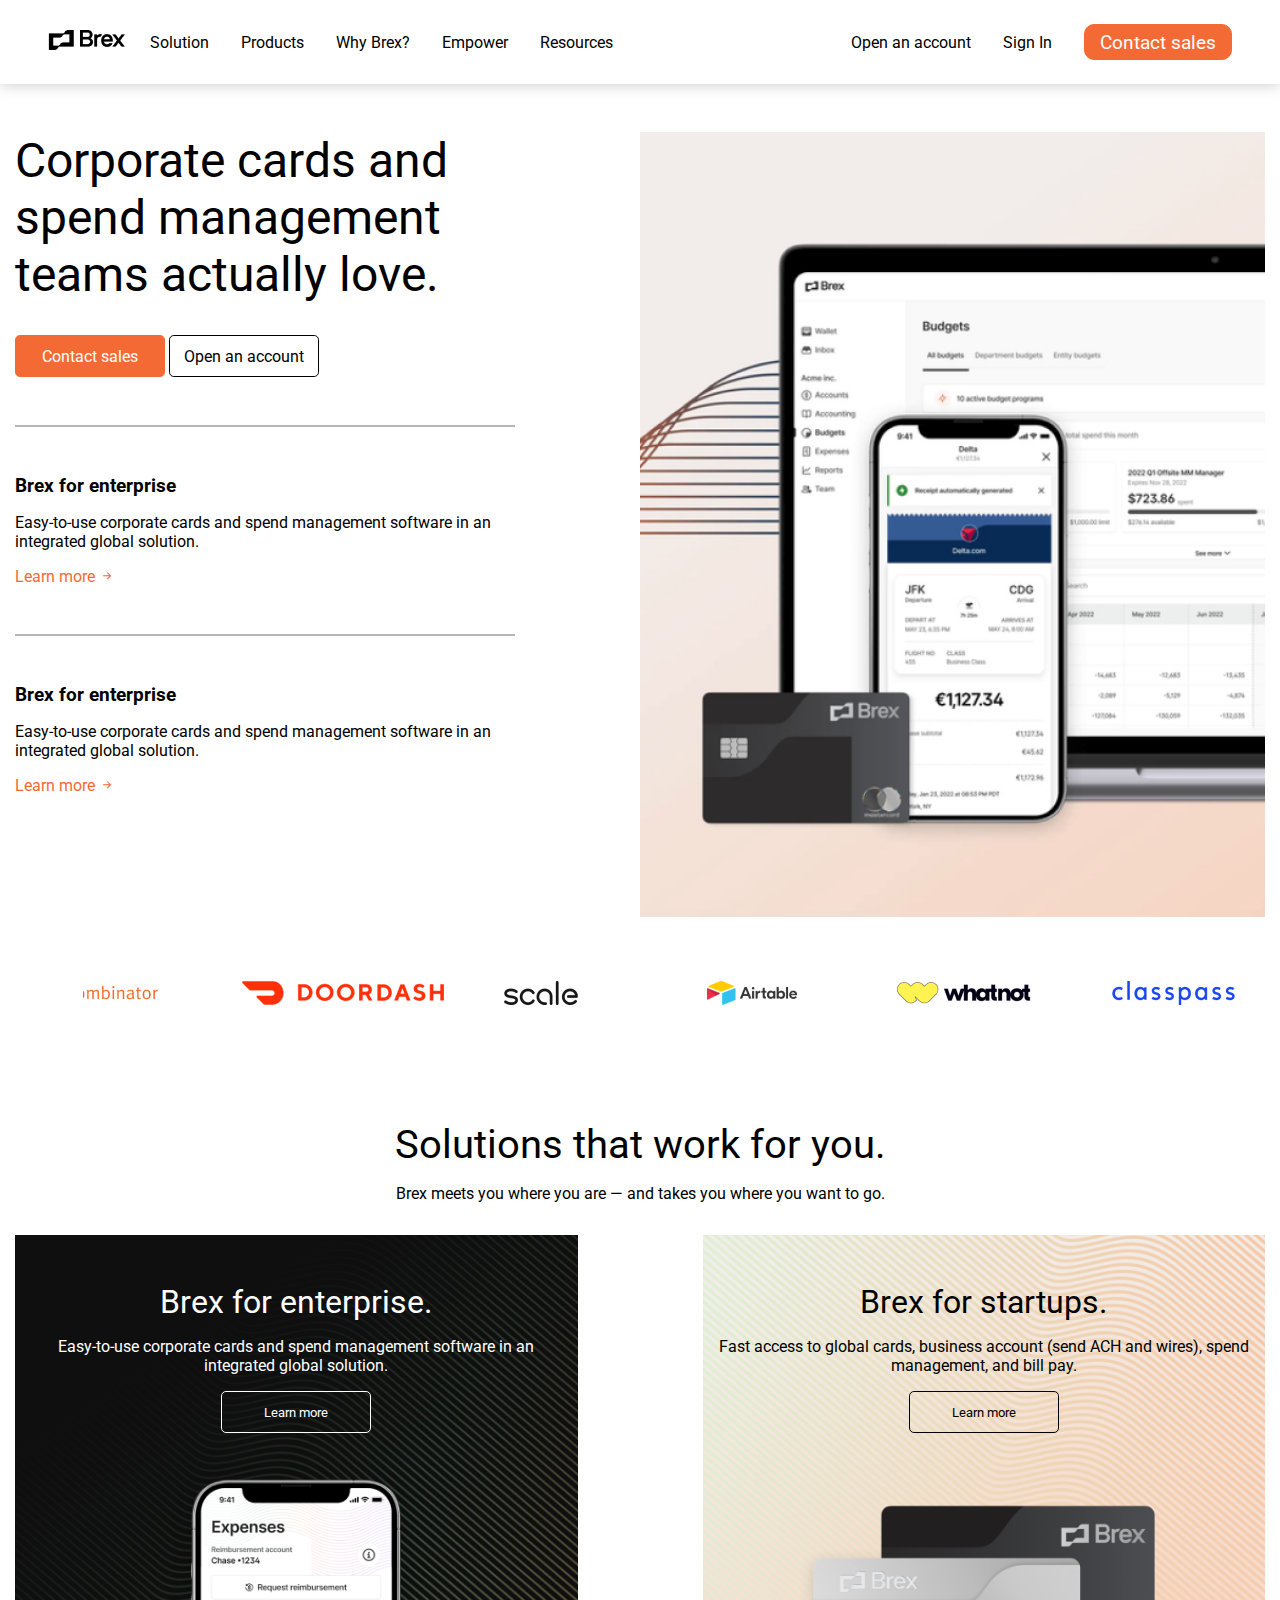
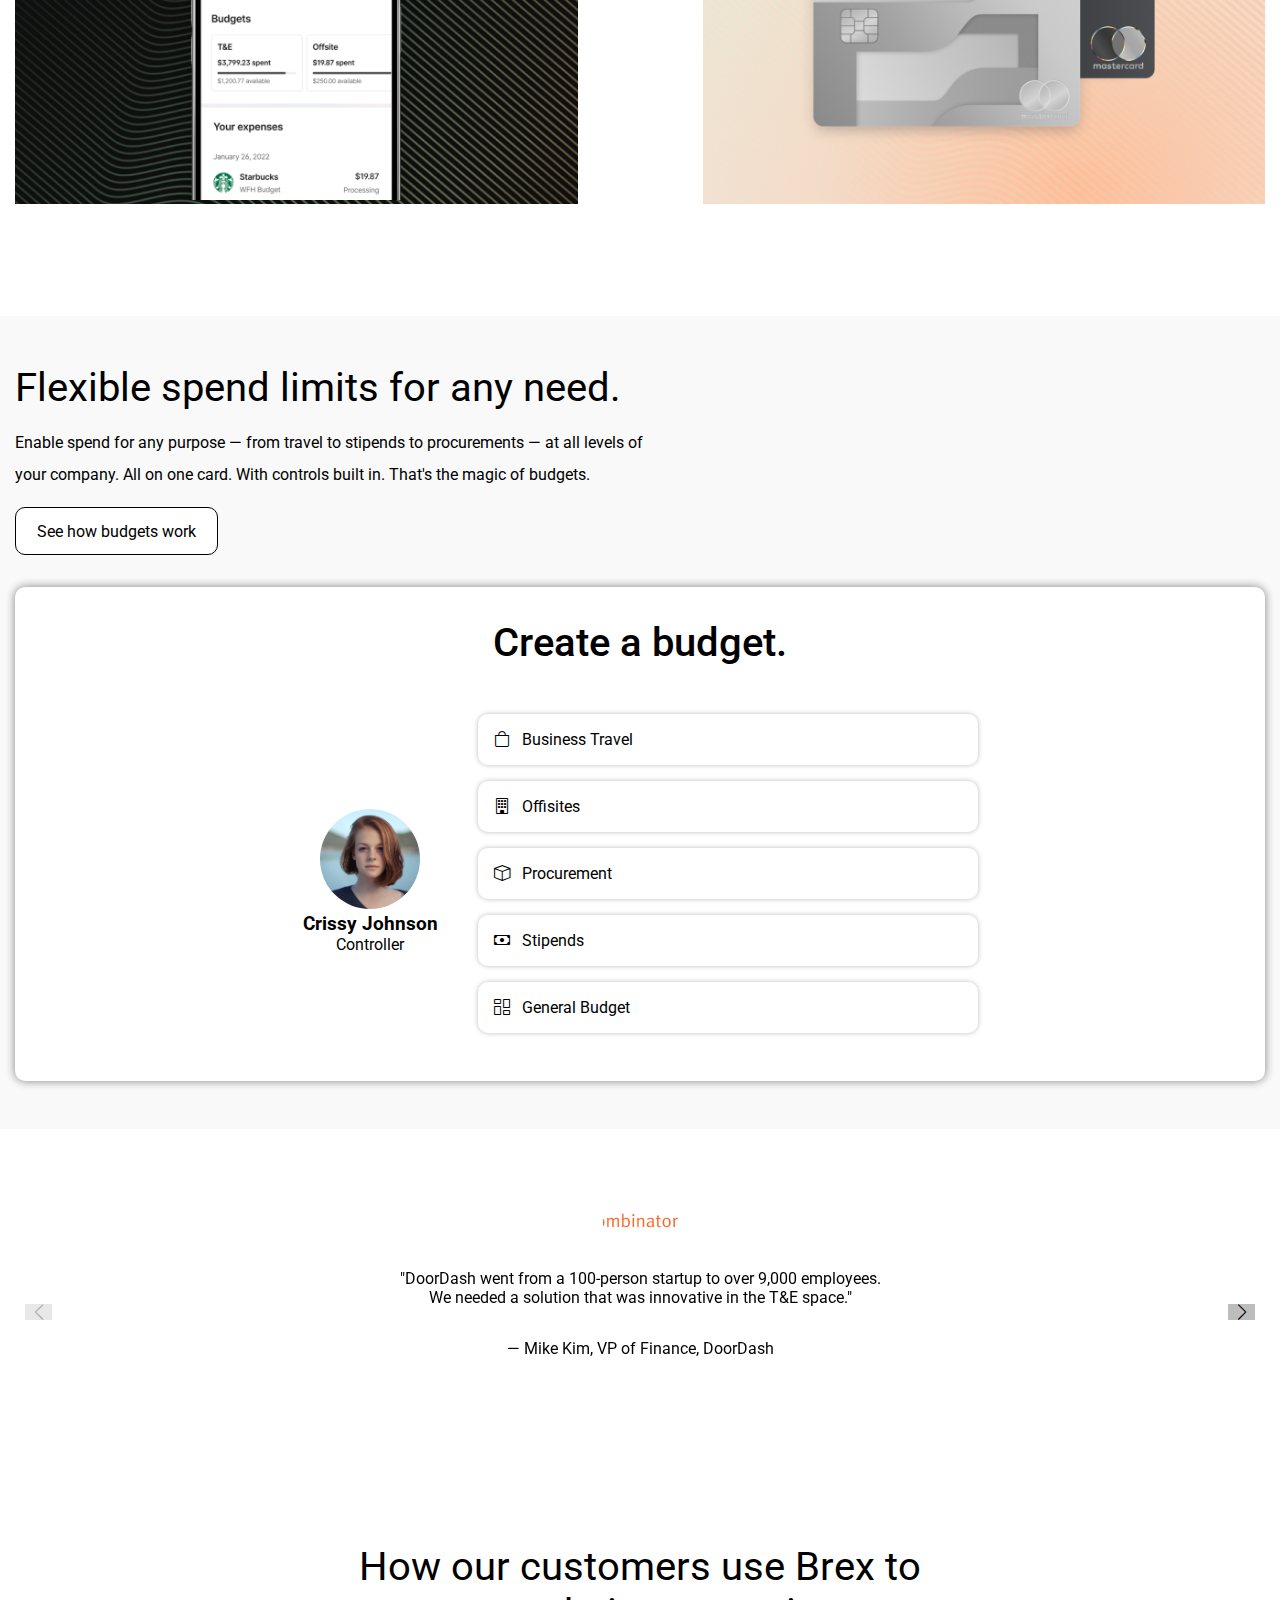
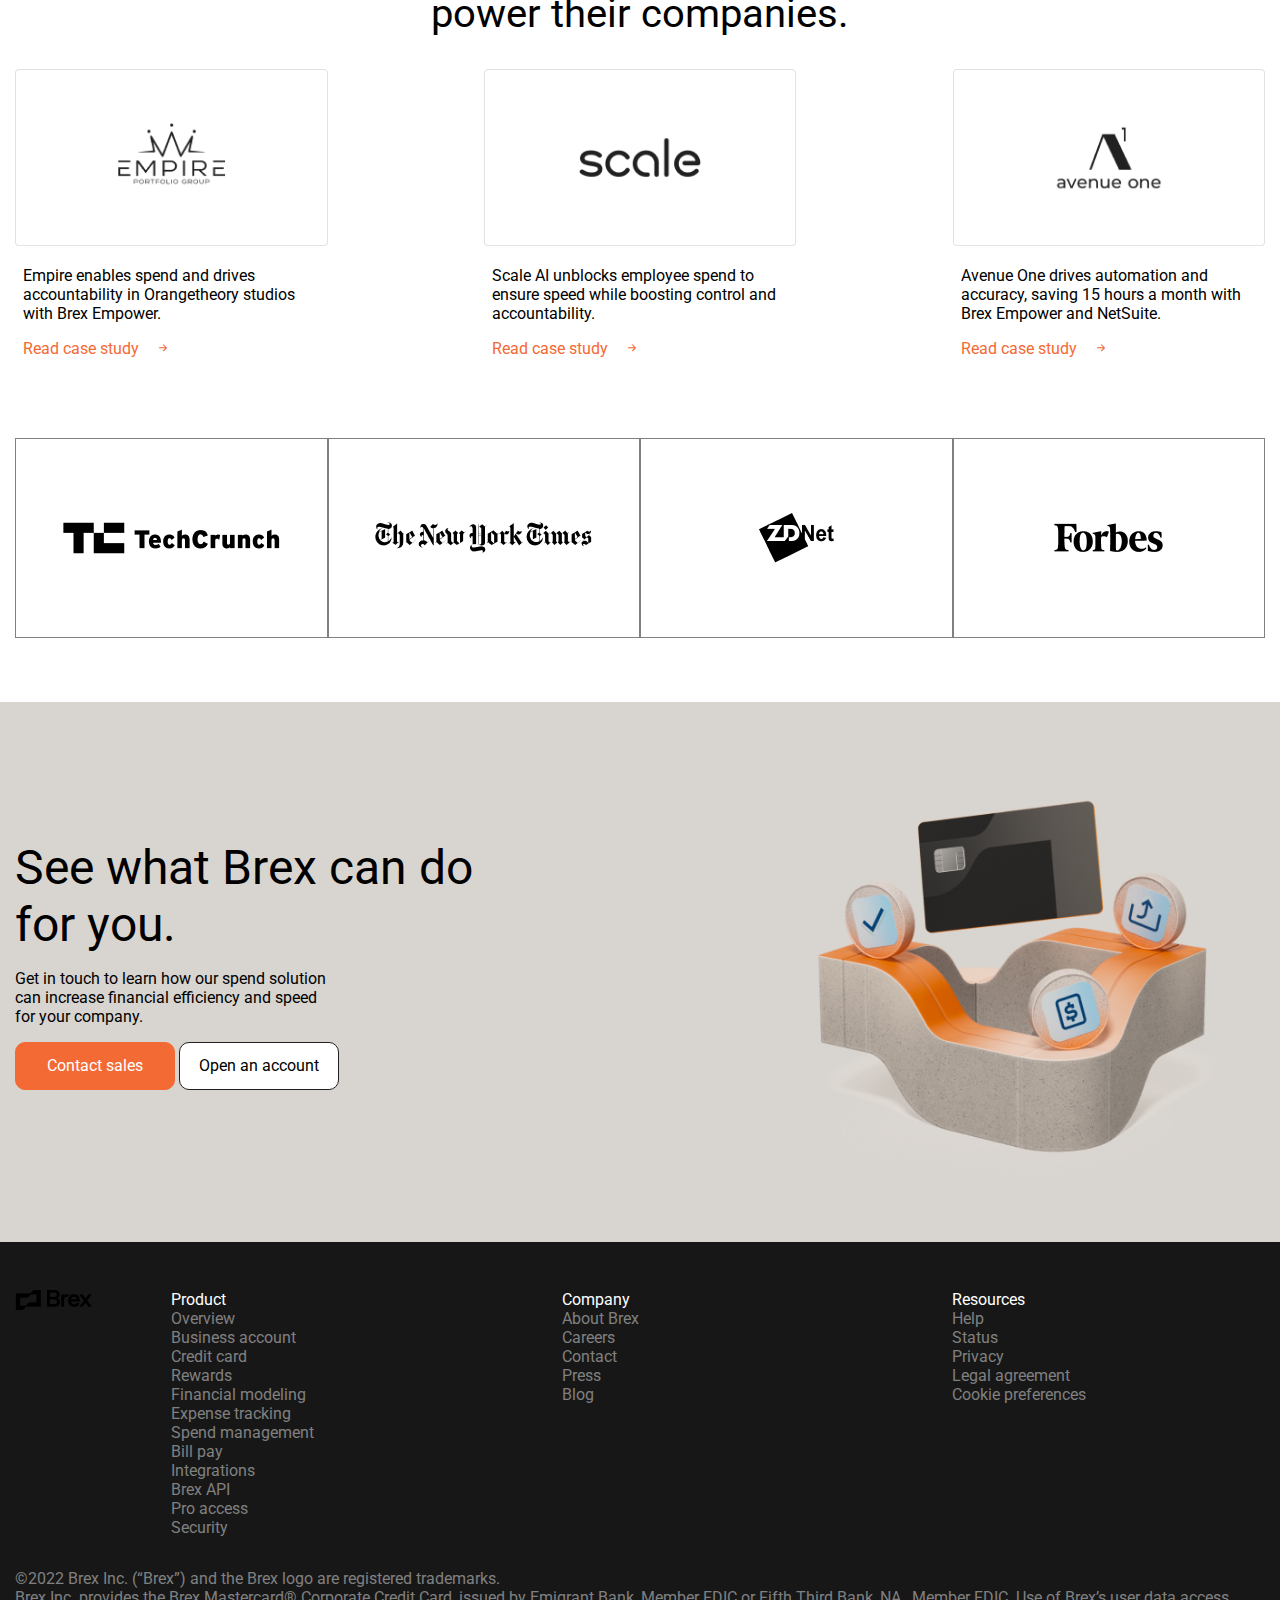
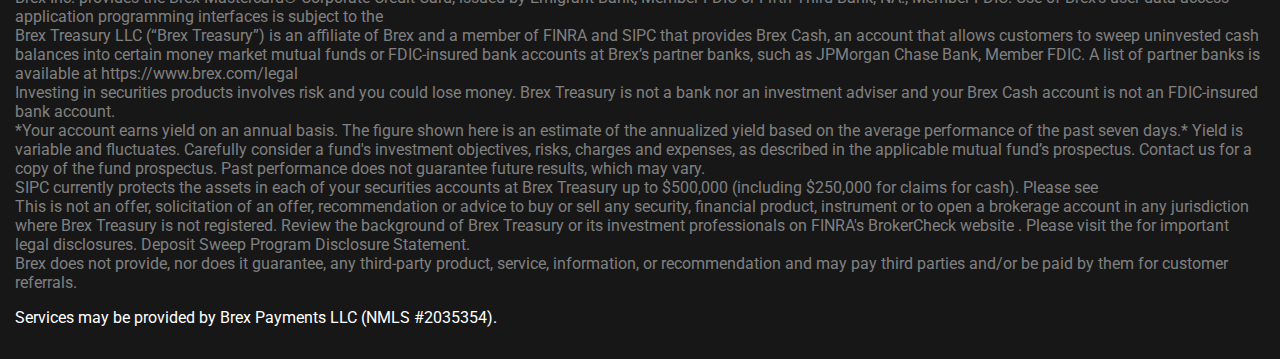
<file: index.html>
<!DOCTYPE html>
<html lang="en">

<head>
    <meta charset="UTF-8">
    <meta http-equiv="X-UA-Compatible" content="IE=edge">
    <meta name="viewport" content="width=device-width, initial-scale=1.0">
    <title>PWA Project</title>
    <link rel="stylesheet" href="./CSS/style.css">
    <link rel="stylesheet" href="https://cdn.jsdelivr.net/npm/bootstrap-icons@1.10.4/font/bootstrap-icons.css">
    <link rel="stylesheet" href="https://cdn.jsdelivr.net/npm/swiper@9/swiper-bundle.min.css" />
    <link rel="manifest" href="./manifest.json">
    <link rel="apple-touch-icon" href="./PWA_Icons/android/binator-72-72.png">
    <link rel="apple-touch-icon" href="./PWA_Icons/android/binator-96-96.png">
    <link rel="apple-touch-icon" href="./PWA_Icons/android/binator-144-144.png">
    <link rel="apple-touch-icon" href="./PWA_Icons/android/binator-512-512.png">
    <meta name="apple-mobile-web-app-status-bar" content="#F46A35" />
    <meta name="theme-color" content="#F46A35" />
</head>

<body>
    <header id="header">
        <nav class="navbar">
            <div class="navbar__nav">
                <a href="./index.html">
                    <img src="./Assets/Logo.png" class="nav__logo" alt="">
                </a>
                <ul class="nav__group">
                    <li class="nav__group_item">
                        <a href="#solution">
                            Solution
                        </a>
                    </li>
                    <li class="nav__group_item">
                        <a href="#product">
                            Products
                        </a>
                    </li>
                    <li class="nav__group_item">
                        <a href="#brex">
                            Why Brex?
                        </a>
                    </li>
                    <li class="nav__group_item">
                        <a href="#empower">
                            Empower
                        </a>
                    </li>
                    <li class="nav__group_item">
                        <a href="#resources">
                            Resources
                        </a>
                    </li>
                </ul>
            </div>
            <div class="navbar__helper">
                <ul class="helper__group">
                    <li class="helper__group_item">
                        <a href="./open.html">
                            Open an account
                        </a>
                    </li>
                    <li class="helper__group_item">
                        <a href="./sign.html">
                            Sign In
                        </a>
                    </li>
                    <li class="helper__group_item">
                        <button class="navbar__btn">
                            <a href="./sign.html">
                                Contact sales
                            </a>
                        </button>
                    </li>
                </ul>
            </div>
            <div class="gamburger" onclick="ToggleNav()">
                <i class="bi bi-list"></i>
                <ul class="media__group">
                    <li class="media__group_item">
                        <a href="#solution">
                            Solution
                        </a>
                    </li>
                    <li class="media__group_item">
                        <a href="#product">
                            Products
                        </a>
                    </li>
                    <li class="media__group_item">
                        <a href="#brex">
                            Why Brex?
                        </a>
                    </li>
                    <li class="media__group_item">
                        <a href="#empower">
                            Empower
                        </a>
                    </li>
                    <li class="media__group_item">
                        <a href="#resources">
                            Resources
                        </a>
                    </li>
                </ul>
            </div>
        </nav>
    </header>
    <main>
        <section class="home__section">
            <div class="container">
                <div class="home__content">
                    <div class="home__title">
                        <h1>Corporate cards and spend management teams actually love.</h1>
                        <div class="home__btn_group">
                            <button class="home_btn fill">
                                <a href="./sign.html">
                                    Contact sales
                                </a>
                            </button>
                            <button class="home_btn outline">
                                <a href="./open.html">
                                    Open an account
                                </a>
                            </button>
                        </div>
                        <div class="home__divider"></div>
                        <div class="divider__content">
                            <h3>Brex for enterprise</h3>
                            <p>Easy-to-use corporate cards and spend management software in an integrated global
                                solution.</p>
                            <a href="https://ru.wikipedia.org/wiki/%D0%97%D0%B0%D0%B3%D0%BB%D0%B0%D0%B2%D0%BD%D0%B0%D1%8F_%D1%81%D1%82%D1%80%D0%B0%D0%BD%D0%B8%D1%86%D0%B0" target="_blank" class="divider__link">
                                Learn more
                                <i class="bi bi-arrow-right-short"></i>
                            </a>
                        </div>
                        <div class="home__divider"></div>
                        <div class="divider__content">
                            <h3>Brex for enterprise</h3>
                            <p>Easy-to-use corporate cards and spend management software in an integrated global
                                solution.</p>
                            <a href="https://ru.wikipedia.org/wiki/%D0%97%D0%B0%D0%B3%D0%BB%D0%B0%D0%B2%D0%BD%D0%B0%D1%8F_%D1%81%D1%82%D1%80%D0%B0%D0%BD%D0%B8%D1%86%D0%B0" target="_blank" class="divider__link">
                                Learn more
                                <i class="bi bi-arrow-right-short"></i>
                            </a>
                        </div>
                    </div>
                    <div class="home__image">
                        <img src="./Assets/homeImg.png" alt="">
                    </div>
                </div>
            </div>
        </section>
        <section class="carousel__section">
            <div class="container">
                <div class="swiper mySwiper">
                    <div class="swiper-wrapper">
                        <div class="swiper-slide">
                            <img src="./Assets/carouselFirst.png" alt="">
                        </div>
                        <div class="swiper-slide">
                            <img src="./Assets/carouselSecond.png" alt="">
                        </div>
                        <div class="swiper-slide">
                            <img src="./Assets/carouselThird.png" alt="">
                        </div>
                        <div class="swiper-slide">
                            <img src="./Assets/carouselFour.png" alt="">
                        </div>
                        <div class="swiper-slide">
                            <img src="./Assets/carouselFive.png" alt="">
                        </div>
                        <div class="swiper-slide">
                            <img src="./Assets/carouselSix.png" alt="">
                        </div>
                        <div class="swiper-slide">
                            <img src="./Assets/carouselSeven.png" alt="">
                        </div>
                        <div class="swiper-slide">
                            <img src="./Assets/carouselEight.png" alt="">
                        </div>
                        <div class="swiper-slide">
                            <img src="./Assets/carouselFirst.png" alt="">
                        </div>
                    </div>
                </div>
            </div>
        </section>
        <section class="solution__section" id="solution">
            <div class="container">
                <div class="solution__title">
                    <h1>Solutions that work for you.</h1>
                    <p>Brex meets you where you are — and takes you where you want to go.</p>
                </div>
                <div class="solution__content">
                    <div class=" enterprise solution__card">
                        <h1>Brex for enterprise.</h1>
                        <p>Easy-to-use corporate cards and spend management software in an integrated global solution.
                        </p>
                        <a href="https://ru.wikipedia.org/wiki/%D0%97%D0%B0%D0%B3%D0%BB%D0%B0%D0%B2%D0%BD%D0%B0%D1%8F_%D1%81%D1%82%D1%80%D0%B0%D0%BD%D0%B8%D1%86%D0%B0" target="_blank">
                                <button class="solution__btn white">
                                Learn more
                            </button>
                            </a>
                        <div class="solution__img">
                            <img src="./Assets/enterTel.png" alt="">
                        </div>
                    </div>
                    <div class="startup solution__card">
                        <h1>Brex for startups.</h1>
                        <p>Fast access to global cards, business account (send ACH and wires), spend management, and
                            bill pay.</p>
                            <a href="https://ru.wikipedia.org/wiki/%D0%97%D0%B0%D0%B3%D0%BB%D0%B0%D0%B2%D0%BD%D0%B0%D1%8F_%D1%81%D1%82%D1%80%D0%B0%D0%BD%D0%B8%D1%86%D0%B0" target="_blank">
                                <button class="solution__btn">
                                Learn more
                            </button>
                            </a>
                        <div class="solution__img">
                            <img src="./Assets/startUp.png" alt="">
                        </div>
                    </div>
                </div>
            </div>
        </section>
        <section class="product__section" id="product">
            <div class="container">
                <div class="product__title">
                    <h1>Flexible spend limits for any need.</h1>
                    <p>Enable spend for any purpose — from travel to stipends to procurements — at all levels of your
                        company. All on one card. With controls built in. That's the magic of budgets.</p>
                    <button class="product__btn">See how budgets work</button>
                </div>
                <div class="product__content">
                    <div class="product__content_title">
                        <h1>Create a budget.</h1>
                    </div>
                    <div class="product__flex">
                        <div class="product__image">
                            <img src="./Assets/female.jpg" class="product__img" alt="female">
                            <h3>Crissy Johnson</h3>
                            <p>Controller</p>
                        </div>
                        <ul class="product__services">
                            <li class="product__services_item">
                                <i class="bi bi-bag"></i>
                                <a href="./sign.html">
                                    Business Travel
                                </a>
                            </li>
                            <li class="product__services_item">
                                <i class="bi bi-building"></i>
                                <a href="./sign.html">
                                    Offisites
                                </a>
                            </li>
                            <li class="product__services_item">
                                <i class="bi bi-box"></i>
                                <a href="./sign.html">
                                    Procurement
                                </a>
                            </li>
                            <li class="product__services_item">
                                <i class="bi bi-cash"></i>
                                <a href="./sign.html">
                                    Stipends
                                </a>
                            </li>
                            <li class="product__services_item">
                                <i class="bi bi-columns-gap"></i>
                                <a href="./sign.html">General Budget</a>
                            </li>
                        </ul>
                    </div>
                </div>
            </div>
        </section>
        <section class="navigation__carousel_section" id="brex">
            <div class="container">
                <div class="navigation__content">
                    <div class="swiper navigationSwiper">
                        <div class="swiper-wrapper">
                            <div class="swiper-slide swiper__card">
                                <div class="swiper__card_header">
                                    <img src="./Assets/carouselFirst.png" alt="">
                                </div>
                                <div class="swiper__card_body">
                                    <p>"DoorDash went from a 100-person startup to over 9,000 employees. We needed a
                                        solution that was innovative in the T&E space."</p>
                                </div>
                                <div class="swiper__card_footer">
                                    <p>— Mike Kim, VP of Finance, DoorDash</p>
                                </div>
                            </div>
                            <div class="swiper-slide swiper__card">
                                <div class="swiper__card_header">
                                    <img src="./Assets/carouselSecond.png" alt="">
                                </div>
                                <div class="swiper__card_body">
                                    <p>Lorem ipsum dolor sit amet consectetur adipisicing elit. Doloremque soluta assumenda consectetur vel possimus magnam accusamus blanditiis. Repudiandae ut, autem in labore accusamus alias vel explicabo et aperiam, esse sit.</p>
                                </div>
                                <div class="swiper__card_footer">
                                    <p>— Mike Kim, VP of Finance, DoorDash</p>
                                </div>
                            </div>
                            <div class="swiper-slide swiper__card">
                                <div class="swiper__card_header">
                                    <img src="./Assets/carouselThird.png" alt="">
                                </div>
                                <div class="swiper__card_body">
                                    <p>Lorem ipsum dolor sit amet consectetur adipisicing elit. Molestiae repellat earum odio error repudiandae natus expedita quam laboriosam quod, tempore tempora, aspernatur rerum ipsum! Aspernatur!</p>
                                </div>
                                <div class="swiper__card_footer">
                                    <p>— Mike Kim, VP of Finance, DoorDash</p>
                                </div>
                            </div>
                            <div class="swiper-slide swiper__card">
                                <div class="swiper__card_header">
                                    <img src="./Assets/carouselFour.png" alt="">
                                </div>
                                <div class="swiper__card_body">
                                    <p>Lorem, ipsum dolor sit amet consectetur adipisicing elit. Laboriosam debitis possimus architecto, libero minima eligendi.</p>
                                </div>
                                <div class="swiper__card_footer">
                                    <p>— Mike Kim, VP of Finance, DoorDash</p>
                                </div>
                            </div>
                            <div class="swiper-slide swiper__card">
                                <div class="swiper__card_header">
                                    <img src="./Assets/carouselFive.png" alt="">
                                </div>
                                <div class="swiper__card_body">
                                    <p>Lorem ipsum dolor sit amet consectetur adipisicing elit. Aspernatur, corporis temporibus est rem necessitatibus officia veritatis beatae error minima soluta reiciendis earum similique adipisci nisi nihil aut officiis quam quae libero facere veniam fuga dolorem eligendi! Blanditiis dolor deserunt obcaecati.</p>
                                </div>
                                <div class="swiper__card_footer">
                                    <p>— Mike Kim, VP of Finance, DoorDash</p>
                                </div>
                            </div>
                            <div class="swiper-slide swiper__card">
                                <div class="swiper__card_header">
                                    <img src="./Assets/carouselSix.png" alt="">
                                </div>
                                <div class="swiper__card_body">
                                    <p>Lorem ipsum dolor sit amet consectetur adipisicing elit. Recusandae enim optio fugit repellendus tempora, minima sunt temporibus vero quod a. Fuga, corrupti.</p>
                                </div>
                                <div class="swiper__card_footer">
                                    <p>— Mike Kim, VP of Finance, DoorDash</p>
                                </div>
                            </div>
                            <div class="swiper-slide swiper__card">
                                <div class="swiper__card_header">
                                    <img src="./Assets/carouselSeven.png" alt="">
                                </div>
                                <div class="swiper__card_body">
                                    <p>Lorem ipsum dolor sit amet consectetur adipisicing elit. Recusandae enim optio fugit repellendus tempora, minima sunt temporibus vero quod a. Fuga, corrupti.</p>
                                </div>
                                <div class="swiper__card_footer">
                                    <p>— Mike Kim, VP of Finance, DoorDash</p>
                                </div>
                            </div>
                            <div class="swiper-slide swiper__card">
                                <div class="swiper__card_header">
                                    <img src="./Assets/carouselEight.png" alt="">
                                </div>
                                <div class="swiper__card_body">
                                    <p>Lorem ipsum dolor sit amet consectetur adipisicing elit. Recusandae enim optio fugit repellendus tempora, minima sunt temporibus vero quod a. Fuga, corrupti.</p>
                                </div>
                                <div class="swiper__card_footer">
                                    <p>— Mike Kim, VP of Finance, DoorDash</p>
                                </div>
                            </div>
                        </div>
                        <div class="swiper-button-next"></div>
                        <div class="swiper-button-prev"></div>
                    </div>
                </div>
            </div>
        </section>
        <section class="customers__section" id="empower">
            <div class="container">
                <div class="customers__title">
                    <h1>How our customers use Brex to power their companies.</h1>
                </div>
                <div class="customers__content">
                    <div class="customer__card">
                        <div class="customer__card_header">
                            <img src="./Assets/empir.png" alt="">
                        </div>
                        <div class="customer__card_body">
                            <p>Empire enables spend and drives accountability in Orangetheory studios with Brex Empower.</p>
                        </div>
                        <div class="customer__card_footer">
                            <a href="./sign.html" class="customer__link">
                                Read case study
                                <i class="bi bi-arrow-right-short"></i>
                            </a>
                        </div>
                    </div>
                    <div class="customer__card">
                        <div class="customer__card_header">
                            <img src="./Assets/scl.png" alt="">
                        </div>
                        <div class="customer__card_body">
                            <p>Scale AI unblocks employee spend to ensure speed while boosting control and accountability.</p>
                        </div>
                        <div class="customer__card_footer">
                            <a href="./sign.html" class="customer__link">
                                Read case study
                                <i class="bi bi-arrow-right-short"></i>
                            </a>
                        </div>
                    </div>
                    <div class="customer__card">
                        <div class="customer__card_header">
                            <img src="./Assets/one.png" alt="">
                        </div>
                        <div class="customer__card_body">
                            <p>Avenue One drives automation and accuracy, saving 15 hours a month with Brex Empower and NetSuite.</p>
                        </div>
                        <div class="customer__card_footer">
                            <a href="./sign.html" class="customer__link">
                                Read case study
                                <i class="bi bi-arrow-right-short"></i>
                            </a>
                        </div>
                    </div>
                </div>
                <div class="customers__footer">
                    <div class="customers__photo">
                        <img src="./Assets/Frame (1).png" alt="">
                    </div>
                    <div class="customers__photo">
                        <img src="./Assets/Frame (2).png" alt="">
                    </div>
                    <div class="customers__photo">
                        <img src="./Assets/Frame (3).png" alt="">
                    </div>
                    <div class="customers__photo">
                        <img src="./Assets/Frame (4).png" alt="">
                    </div>
                </div>
            </div>
        </section>
        <section class="resources__section" id="resources">
            <div class="container">
                <div class="resources__content">
                    <div class="resources__title">
                        <h1>See what Brex can do for you.</h1>
                        <p>Get in touch to learn how our spend solution can increase financial efficiency and speed for your company.</p>
                        <div class="resources__btns">
                            <button class="resources__btn fill">
                                <a href="./sign.html">
                                    Contact sales
                                </a>
                            </button>
                            <button class="resources__btn outline">
                                <a href="./open.html">
                                    Open an account
                                </a>
                            </button>
                        </div>
                    </div>
                    <div class="resources__image">
                        <img src="./Assets/footer.png" alt="">
                    </div>
                </div>
            </div>
        </section>
    </main>
    <div class="footer__section">
        <div class="container">
            <div class="footer__content">
                <div class="footer__logo">
                    <img src="./Assets/Logo.png" alt="">
                </div>
                <ul class="footer__group_product footer__group">
                    <li class="footer__item bold">Product</li>
                    <li class="footer__item">
                        <span class="gray">Overview</span>
                    </li>
                    <li class="footer__item">
                        <span class="gray">Business account</span>
                    </li>
                    <li class="footer__item">
                        <span class="gray">Credit card</span>
                    </li>
                    <li class="footer__item">
                        <span class="gray">Rewards</span>
                    </li>
                    <li class="footer__item">
                        <span class="gray">Financial modeling</span>
                    </li>
                    <li class="footer__item">
                        <span class="gray">Expense tracking</span>
                    </li>
                    <li class="footer__item">
                        <span class="gray">Spend management</span>
                    </li>
                    <li class="footer__item">
                        <span class="gray">Bill pay</span>
                    </li>
                    <li class="footer__item">
                        <span class="gray">Integrations</span>
                    </li>
                    <li class="footer__item">
                        <span class="gray">Brex API</span>
                    </li>
                    <li class="footer__item">
                        <span class="gray">Pro access</span>
                    </li>
                    <li class="footer__item">
                        <span class="gray">Security</span>
                    </li>
                </ul>
                <ul class="footer__group_company footer__group">
                    <li class="footer__item bold">
                        Company
                    </li>
                    <li class="footer__item">
                        <span class="gray">About Brex</span>
                    </li>
                    <li class="footer__item">
                        <span class="gray">Careers</span>
                    </li>
                    <li class="footer__item">
                        <span class="gray">Contact</span>
                    </li>
                    <li class="footer__item">
                        <span class="gray">Press</span>
                    </li>
                    <li class="footer__item">
                        <span class="gray">Blog</span>
                    </li>
                </ul>
                <ul class="footer__group_resources footer__group">
                    <li class="footer__item bold">Resources</li>
                    <li class="footer__item">
                        <span class="gray">Help</span>
                    </li>
                    <li class="footer__item">
                        <span class="gray">Status</span>
                    </li>
                    <li class="footer__item">
                        <span class="gray">Privacy</span>
                    </li>
                    <li class="footer__item">
                        <span class="gray">Legal agreement</span>
                    </li>
                    <li class="footer__item">
                        <span class="gray">Cookie preferences</span>
                    </li>
                </ul>
            </div>
            <div class="footer__divider">

            </div>
            <div class="footer__text">
                <p class="gray">
                    ©2022 Brex Inc. (“Brex”) and the Brex logo are registered trademarks.
                    <br>
                    Brex Inc. provides the Brex Mastercard® Corporate Credit Card, issued by Emigrant Bank, Member FDIC or Fifth Third Bank, NA., Member FDIC. Use of Brex’s user data access application programming interfaces is subject to the
                    <br>
                    Brex Treasury LLC (“Brex Treasury”) is an affiliate of Brex and a member of FINRA and SIPC that provides Brex Cash, an account that allows customers to sweep uninvested cash balances into certain money market mutual funds or FDIC-insured bank accounts at Brex’s partner banks, such as JPMorgan Chase Bank, Member FDIC. A list of partner banks is available at https://www.brex.com/legal
                    <br>
                    Investing in securities products involves risk and you could lose money. Brex Treasury is not a bank nor an investment adviser and your Brex Cash account is not an FDIC-insured bank account.
                    <br>
                    *Your account earns yield on an annual basis. The figure shown here is an estimate of the annualized yield based on the average performance of the past seven days.* Yield is variable and fluctuates. Carefully consider a fund's investment objectives, risks, charges and expenses, as described in the applicable mutual fund’s prospectus. Contact us for a copy of the fund prospectus. Past performance does not guarantee future results, which may vary.
                    <br>
                    SIPC currently protects the assets in each of your securities accounts at Brex Treasury up to $500,000 (including $250,000 for claims for cash). Please see
                    <br>
                    This is not an offer, solicitation of an offer, recommendation or advice to buy or sell any security, financial product, instrument or to open a brokerage account in any jurisdiction where Brex Treasury is not registered. Review the background of Brex Treasury or its investment professionals on FINRA's BrokerCheck website . Please visit the for important legal disclosures. Deposit Sweep Program Disclosure Statement.
                    <br>
                    Brex does not provide, nor does it guarantee, any third-party product, service, information, or recommendation and may pay third parties and/or be paid by them for customer referrals.
                </p>
                <p class="white">Services may be provided by Brex Payments LLC (NMLS #2035354).</p>
            </div>
        </div>
    </div>


    <script src="./script.js"></script>
    <script src="https://cdn.jsdelivr.net/npm/swiper@9/swiper-bundle.min.js"></script>
    <script>
        var swiper = new Swiper(".mySwiper", {
            watchSlidesProgress: true,
            slidesPerView: 7,
            autoplay: {
                delay: 2500,
                disableOnInteraction: false,
            },
            breakpoints: {
                0: {
                    slidesPerView: 2,
                },
                500: {
                    slidesPerView: 3,
                },
                768: {
                    slidesPerView: 4,
                },
                1024: {
                    slidesPerView: 7,
                },
            }
        });
        var swiper = new Swiper(".navigationSwiper", {
            navigation: {
                nextEl: ".swiper-button-next",
                prevEl: ".swiper-button-prev",
            },
            autoplay: {
                delay: 2500,
                disableOnInteraction: false,
            }
        });
    </script>
</body>

</html>
</file>
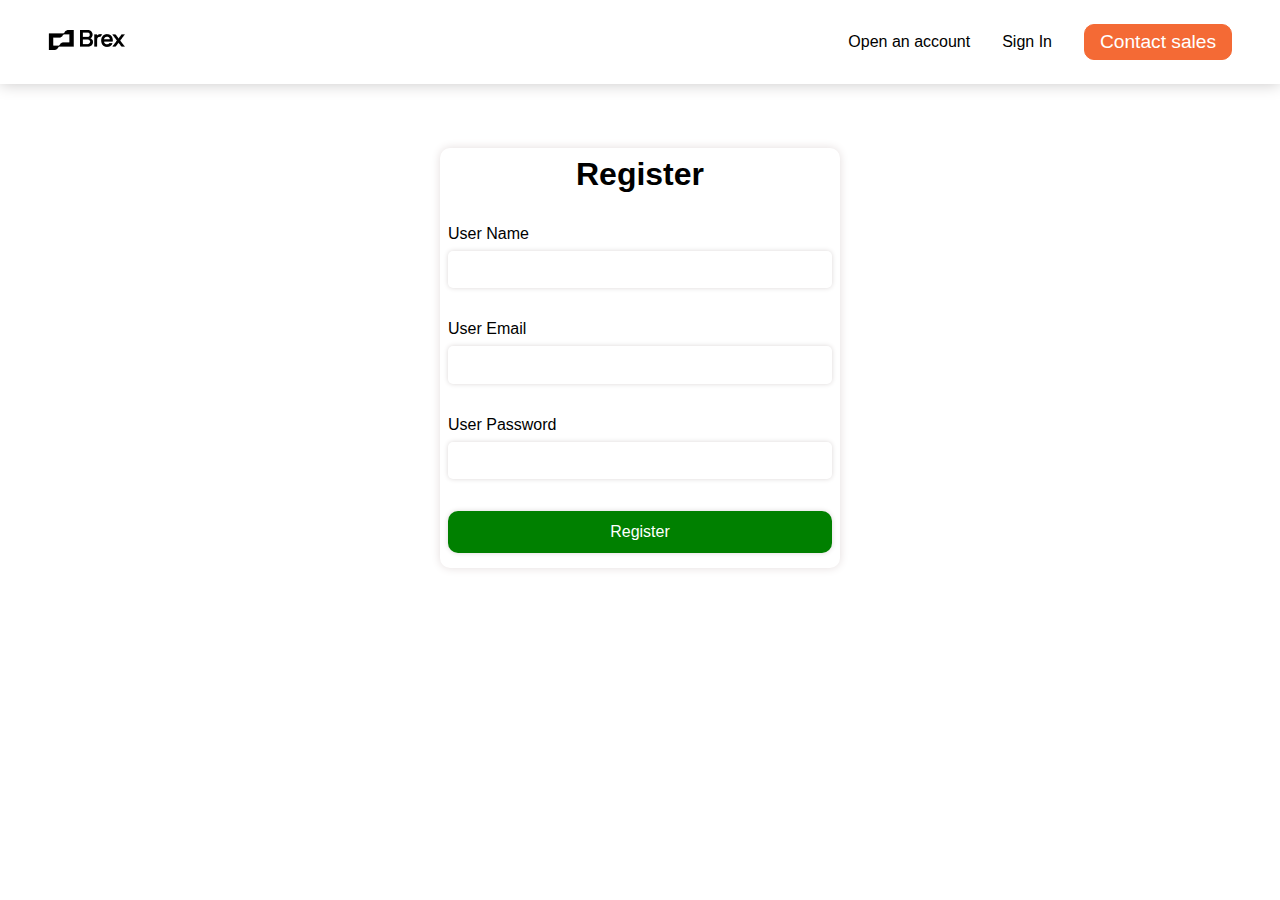
<file: open.html>
<!DOCTYPE html>
<html lang="en">
<head>
    <meta charset="UTF-8">
    <meta http-equiv="X-UA-Compatible" content="IE=edge">
    <meta name="viewport" content="width=device-width, initial-scale=1.0">
    <title>PWA Project</title>
    <link rel="stylesheet" href="./CSS/style.css">
    <link rel="stylesheet" href="https://cdn.jsdelivr.net/npm/bootstrap-icons@1.10.4/font/bootstrap-icons.css">
</head>
<body>
    <header>
        <nav class="navbar">
            <div class="navbar__nav">
                <a href="./index.html">
                <img src="./Assets/Logo.png" class="nav__logo" alt="">
                </a>
            </div>
            <div class="navbar__helper">
                <ul class="helper__group">
                    <li class="helper__group_item">
                        <a href="./open.html">
                            Open an account
                        </a>
                    </li>
                    <li class="helper__group_item">
                        <a href="./sign.html">
                            Sign In 
                        </a>
                    </li>
                    <li class="helper__group_item">
                        <button class="navbar__btn">
                            <a href="./open.html">
                                Contact sales
                            </a>
                        </button>
                    </li>
                </ul>
            </div>
            <div class="gamburger" onclick="ToggleNav()">
                <i class="bi bi-list"></i>
                <ul class="media__group">
                    <li class="media__group_item">
                        <a href="#solution">
                            Solution
                        </a>
                    </li>
                    <li class="media__group_item">
                        <a href="#product">
                            Products
                        </a>
                    </li>
                    <li class="media__group_item">
                        <a href="#brex">
                            Why Brex?
                        </a>
                    </li>
                    <li class="media__group_item">
                        <a href="#empower">
                            Empower
                        </a>
                    </li>
                    <li class="media__group_item">
                        <a href="#resources">
                            Resources
                        </a>
                    </li>
                </ul>
            </div>
        </nav>
    </header>
    <main>
        <section class="form__section">
            <div class="container">
                <div class="form__content">
                    <div class="timeout_block" id="output_text">
                    </div>
                    <form action="#" class="form" id="form">
                        <div class="form__title">
                            <h1>Register</h1>
                        </div>
                        <div class="mb-3">
                            <label for="name" class="label">User Name</label>
                            <input type="text" id="name" class="input">
                        </div>
                        <div class="mb-3">
                            <label for="email" class="label">User Email</label>
                            <input type="email" id="email" class="input">
                        </div>
                        <div class="mb-3">
                            <label for="pass" class="label">User Password</label>
                            <input type="password" id="pass" class="input">
                        </div>
                        <button class="form__btn" onclick="handleRegister()">Register</button>
                    </form>
                </div>
            </div>
        </section>
    </main>

    <script src="./script.js"></script>
</body>
</html>
</file>
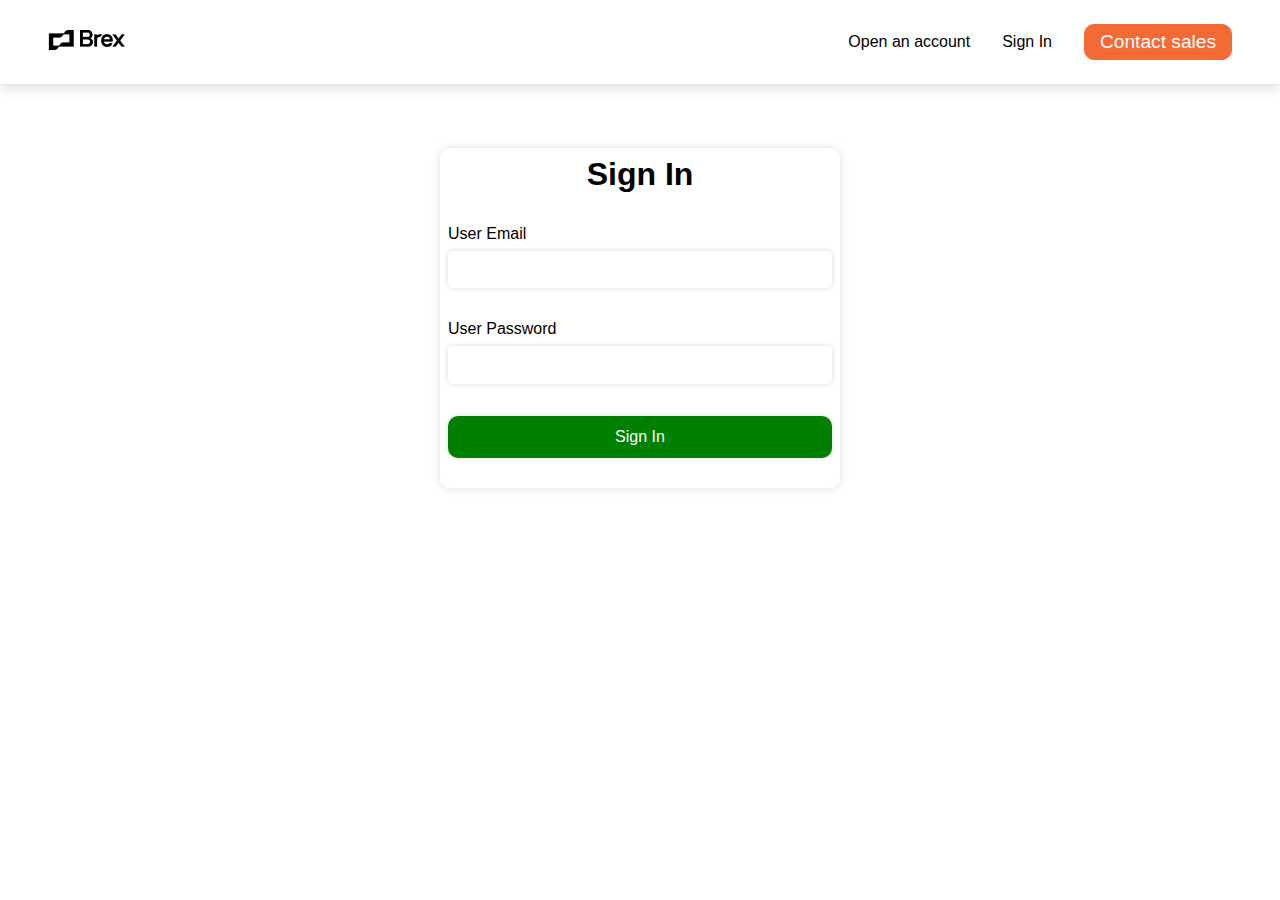
<file: sign.html>
<!DOCTYPE html>
<html lang="en">
<head>
    <meta charset="UTF-8">
    <meta http-equiv="X-UA-Compatible" content="IE=edge">
    <meta name="viewport" content="width=device-width, initial-scale=1.0">
    <title>PWA Project</title>
    <link rel="stylesheet" href="./CSS/style.css">
    <link rel="stylesheet" href="https://cdn.jsdelivr.net/npm/bootstrap-icons@1.10.4/font/bootstrap-icons.css">

</head>
<body>
    <header>
        <nav class="navbar">
            <div class="navbar__nav">
                <a href="./index.html">
                    <img src="./Assets/Logo.png" class="nav__logo" alt="">
                </a>
            </div>
            <div class="navbar__helper">
                <ul class="helper__group">
                    <li class="helper__group_item">
                        <a href="./open.html">
                            Open an account
                        </a>
                    </li>
                    <li class="helper__group_item">
                        <a href="./sign.html">
                            Sign In 
                        </a>
                    </li>
                    <li class="helper__group_item">
                        <button class="navbar__btn">
                            <a href="./open.html">Contact sales</a>
                        </button>
                    </li>
                </ul>
            </div>
            <div class="gamburger" onclick="ToggleNav()">
                <i class="bi bi-list"></i>
                <ul class="media__group">
                    <li class="media__group_item">
                        <a href="#solution">
                            Solution
                        </a>
                    </li>
                    <li class="media__group_item">
                        <a href="#product">
                            Products
                        </a>
                    </li>
                    <li class="media__group_item">
                        <a href="#brex">
                            Why Brex?
                        </a>
                    </li>
                    <li class="media__group_item">
                        <a href="#empower">
                            Empower
                        </a>
                    </li>
                    <li class="media__group_item">
                        <a href="#resources">
                            Resources
                        </a>
                    </li>
                </ul>
            </div>
        </nav>
    </header>
    <main>
        <section class="form__section">
            <div class="container">
                <div class="form__content">
                    <div class="timeout_block" id="output_text">
                    </div>
                    <form action="#" class="form signForm" id="signForm">
                        <div class="form__title">
                            <h1>Sign In</h1>
                        </div>
                        <div class="mb-3">
                            <label for="email" class="label">User Email</label>
                            <input type="email" id="email" class="input">
                        </div>
                        <div class="mb-3">
                            <label for="pass" class="label">User Password</label>
                            <input type="password" id="pass" class="input">
                        </div>
                        <button class="form__btn" onclick="handleSign()">Sign In</button>
                    </form>
                </div>
            </div>
        </section>
    </main>

    <script src="./script.js"></script>
</body>
</html>
</file>
<file: CSS/style.css>
@import url("https://fonts.googleapis.com/css2?family=Roboto:wght@100;300;400;500;700;900&display=swap");
* {
  margin: 0;
  padding: 0;
  box-sizing: border-box;
  font-family: "Roboto", sans-serif;
  transition: all 0.3s ease-in-out;
  scroll-behavior: smooth;
}

.gray {
  color: gray;
}

button {
  cursor: pointer;
}

.fill {
  background-color: #F46A35;
}

.container {
  width: 100%;
  max-width: 1250px;
  margin: 0 auto;
}

.outline {
  background-color: white;
}

header {
  padding: 1.5rem 3rem;
  box-shadow: 0 0 15px 0 rgb(201, 199, 199);
}
header .navbar {
  display: flex;
  align-items: center;
  justify-content: space-between;
}
header .nav__group a {
  border-radius: 5px;
  padding: 0.5rem;
}
header .nav__group a:hover {
  background-color: black;
  color: white;
}
header .gamburger {
  display: none;
  position: relative;
}
header .media__group {
  position: absolute;
  box-shadow: 0 0 10px 0 gray;
  border-radius: 0.3rem;
  right: 0;
  background-color: white;
  width: 200px;
  display: none;
}
header .media__group_item {
  padding: 1rem;
}
header .media__group_item:hover {
  background-color: black;
}
header .media__group_item:hover a {
  color: white;
}
header .media__group_item:first-child {
  border-radius: 0.3rem 0.3rem 0 0;
}
header .media__group_item:last-child {
  border-radius: 0 0 0.3rem 0.3rem;
}

.showNav {
  display: block;
}

.fixed__nav {
  position: fixed;
  width: 100%;
  background-color: rgba(255, 255, 255, 0.726);
  z-index: 999;
}

.navbar__nav,
.nav__group,
.helper__group {
  display: flex;
  align-items: center;
  gap: 1rem;
}

.helper__group {
  gap: 2rem;
}
.helper__group button {
  background: #F46A35;
  border: 1px solid #F46A35;
  border-radius: 10px;
  width: 148px;
  height: 36px;
  font-size: 1.2rem;
  cursor: pointer;
}
.helper__group button a {
  color: white;
}

@media (min-width: 0px) and (max-width: 520px) {
  header .nav__group {
    display: none;
  }
  header .helper__group {
    display: none;
  }
  header .gamburger {
    display: block;
  }
  header .bi-list {
    font-size: 1.3rem;
  }
  header .showNav {
    display: block;
  }
}
@media (min-width: 520px) and (max-width: 768px) {
  header .nav__group {
    display: none;
  }
  header .gamburger {
    display: block;
  }
  header .showNav {
    display: block;
  }
  header .bi-list {
    font-size: 1.4rem;
  }
  header .helper__group {
    gap: 1rem;
  }
}
.home__section {
  width: 100%;
}
.home__section .home__content {
  display: flex;
  justify-content: space-between;
  padding: 3rem 0;
}
.home__section .home__image {
  width: 50%;
}
.home__section .home__image img {
  width: 100%;
  height: 100%;
}
.home__section .home__title {
  width: 40%;
}
.home__section .home__title h1 {
  font-size: 3rem;
  font-weight: 400;
  margin-bottom: 2rem;
}
.home__section .home__divider {
  width: 100%;
  height: 2px;
  background-color: rgb(184, 180, 180);
  margin: 3rem 0;
}
.home__section .divider__content p {
  margin: 1rem 0;
}
.home__section .divider__content a {
  color: #F46A35;
}
.home__section .home_btn {
  width: 150px;
  height: 42px;
  font-size: 1rem;
  border-radius: 0.3rem;
  cursor: pointer;
}
.home__section .home_btn.fill {
  border: 1px solid #F46A35;
}
.home__section .home_btn.fill a {
  color: white;
}
.home__section .home_btn.fill:hover {
  background-color: white;
}
.home__section .home_btn.fill:hover a {
  color: #F46A35;
}
.home__section .home_btn.outline {
  border: 1px solid black;
}
.home__section .home_btn.outline:hover {
  background-color: black;
}
.home__section .home_btn.outline:hover a {
  color: white;
}

@media (min-width: 0px) and (max-width: 520px) {
  .home__section .home__content {
    flex-direction: column-reverse;
    align-items: center;
  }
  .home__section .home__image {
    width: 90%;
  }
  .home__section .home__image img {
    width: 100%;
  }
  .home__section .home__title {
    width: 90%;
  }
  .home__section .home__title h1 {
    font-size: 2rem;
  }
}
@media (min-width: 520px) and (max-width: 768px) {
  .home__section .home__content {
    flex-direction: column-reverse;
    align-items: center;
  }
  .home__section .home__title {
    width: 90%;
  }
  .home__section .home__image {
    width: 90%;
  }
}
.swiper-slide {
  padding: 1rem 0;
  margin: 0 1rem;
  text-align: center;
}

.solution__section {
  padding: 5rem 0;
}
.solution__section .solution__title {
  text-align: center;
}
.solution__section .solution__title h1 {
  margin: 1rem 0;
  font-size: 2.5rem;
  font-weight: 400;
}
.solution__section .solution__content {
  display: flex;
  align-items: center;
  justify-content: space-between;
  margin: 2rem 0;
  text-align: center;
}
.solution__section .startup {
  background-image: url(../../Assets/startups.png);
}
.solution__section .startup button:hover {
  background-color: white;
  color: black;
  border: 1px solid white;
}
.solution__section .enterprise {
  background-image: url(../../Assets/enterprice.png);
  color: white;
}
.solution__section .enterprise button {
  color: white;
}
.solution__section .enterprise button:hover {
  background-color: white;
  color: black;
}
.solution__section .solution__card {
  background-repeat: no-repeat;
  background-size: cover;
  padding: 3rem 1rem 0 1rem;
  width: 45%;
}
.solution__section .solution__card h1 {
  font-size: 2rem;
  font-weight: 400;
}
.solution__section .solution__card p {
  margin: 1rem 0;
}
.solution__section .solution__btn {
  width: 150px;
  height: 42px;
  border-radius: 5px;
  border: 1px solid;
  background-color: transparent;
  cursor: pointer;
}
.solution__section .solution__btn.white a {
  color: white;
}
.solution__section .solution__btn.white:hover a {
  color: black;
}
.solution__section .solution__img img {
  width: 100%;
}

@media (min-width: 0px) and (max-width: 520px) {
  .solution__section .solution__content {
    flex-direction: column;
    gap: 3rem;
  }
  .solution__section .solution__card {
    width: 90%;
  }
}
.product__section {
  background-color: #F9F9F9;
  padding: 3rem 0;
}
.product__section .product__title {
  width: 52%;
  margin-bottom: 2rem;
}
.product__section .product__title h1 {
  font-weight: 400;
  font-size: 2.5rem;
}
.product__section .product__title p {
  margin: 1rem 0;
  line-height: 2;
}
.product__section .product__title .product__btn {
  width: 203px;
  height: 48px;
  font-size: 1rem;
  border: 1px solid black;
  background-color: white;
  border-radius: 10px;
}
.product__section .product__title .product__btn:hover {
  background-color: black;
  color: white;
}
.product__section .product__content {
  background-color: white;
  padding: 2rem 0;
  border-radius: 10px;
  box-shadow: 0 0 10px 0 gray;
}
.product__section .product__content_title h1 {
  font-size: 2.5rem;
  font-weight: 500;
}
.product__section .product__flex {
  display: flex;
  align-items: center;
  justify-content: center;
  gap: 2.5rem;
  margin-top: 3rem;
}
.product__section .product__content_title {
  text-align: center;
}
.product__section .product__image {
  text-align: center;
}
.product__section .product__img {
  width: 100px;
  height: 100px;
  -o-object-fit: cover;
     object-fit: cover;
  border-radius: 50%;
}
.product__section .product__services {
  width: 40%;
}
.product__section .product__services_item {
  width: 100%;
  padding: 1rem;
  margin-bottom: 1rem;
  box-shadow: 0 0 5px 0 rgb(190, 188, 188);
  border-radius: 10px;
  cursor: pointer;
}
.product__section .product__services_item i {
  margin-right: 0.5rem;
}
.product__section .product__services_item:hover {
  box-shadow: 0 0 10px 0 rgb(167, 164, 164);
}

@media (min-width: 0px) and (max-width: 520px) {
  .product__section .product__title {
    width: 90%;
    margin: 0rem auto 3rem auto;
  }
  .product__section .product__flex {
    flex-direction: column;
  }
  .product__section .product__services {
    width: 90%;
  }
}
.navigation__carousel_section {
  padding: 4rem 0;
}
.navigation__carousel_section .navigation__content .swiper__card {
  margin: 0;
  cursor: grab;
}
.navigation__carousel_section .navigation__content .swiper__card_header {
  margin-bottom: 2rem;
}
.navigation__carousel_section .navigation__content .swiper__card_body {
  width: 40%;
  margin: 0 auto 2rem auto;
}
.navigation__carousel_section .navigation__content .swiper-button-prev::after, .navigation__carousel_section .navigation__content .swiper-button-next::after {
  font-size: 1rem !important;
  background-color: rgb(189, 189, 189);
  width: 100px;
  text-align: center;
  padding: 0 0.5rem;
  color: black;
}

@media (min-width: 0) and (max-width: 520px) {
  .navigation__carousel_section .navigation__content .swiper__card_body {
    width: 70%;
  }
}
.customers__section {
  padding: 3rem 0;
}
.customers__section .customers__title {
  text-align: center;
  width: 50%;
  margin: 0 auto 2rem auto;
}
.customers__section .customers__title h1 {
  font-size: 2.5rem;
  font-weight: 400;
}
.customers__section .customers__content {
  display: flex;
  align-items: center;
  justify-content: space-between;
}
.customers__section .customers__content .customer__card {
  width: 25%;
  padding: 0 0 1rem 0;
  cursor: pointer;
}
.customers__section .customers__content .customer__card:hover {
  box-shadow: 0 0 10px 0 gray;
}
.customers__section .customers__content .customer__card p {
  margin: 1rem 0;
  padding: 0 0.5rem;
}
.customers__section .customers__content .customer__card_header {
  width: 100%;
}
.customers__section .customers__content .customer__card_header img {
  width: 100%;
}
.customers__section .customers__content .customer__link {
  display: flex;
  align-items: center;
  gap: 1rem;
  color: #F46A35;
  padding: 0 0.5rem;
}
.customers__section .customers__footer {
  display: flex;
  align-items: center;
  justify-content: center;
  margin: 4rem 0 1rem 0;
}
.customers__section .customers__photo {
  width: 350px;
  height: 200px;
  display: flex;
  align-items: center;
  justify-content: center;
  border: 1px solid gray;
}

@media (min-width: 0px) and (max-width: 520px) {
  .customers__section .customers__content {
    flex-direction: column;
  }
  .customers__section .customers__content .customer__card {
    width: 90%;
  }
  .customers__section .customers__footer {
    flex-direction: column;
  }
  .customers__section .customers__photo {
    width: 90%;
  }
}
@media (min-width: 520px) and (max-width: 768px) {
  .customers__section .customers__content {
    flex-wrap: wrap;
    justify-content: center;
    gap: 2rem;
  }
  .customers__section .customers__content .customer__card {
    width: 45%;
  }
  .customers__section .customers__footer {
    flex-wrap: wrap;
  }
  .customers__section .customers__photo {
    width: 50%;
  }
}
.resources__section {
  padding: 4rem 0;
  background-color: rgb(216, 212, 207);
}
.resources__section .resources__content {
  display: flex;
  align-items: center;
  justify-content: space-between;
}
.resources__section .resources__title {
  width: 40%;
}
.resources__section .resources__title h1 {
  font-size: 3rem;
  font-weight: 400;
}
.resources__section .resources__title p {
  width: 65%;
  font-size: 1rem;
  margin: 1rem 0;
}
.resources__section .resources__image {
  width: 40%;
}
.resources__section .resources__image img {
  width: 100%;
}
.resources__section .resources__btns {
  margin: 1rem 0;
}
.resources__section .resources__btn {
  width: 160px;
  height: 48px;
  border: 1px solid #212121;
  border-radius: 10px;
  font-size: 1rem;
}
.resources__section .resources__btn.fill {
  border: 1px solid #F46A35;
}
.resources__section .resources__btn.fill a {
  color: white;
}
.resources__section .resources__btn.fill:hover {
  background: white;
}
.resources__section .resources__btn.fill:hover a {
  color: #F46A35;
}
.resources__section .resources__btn.outline:hover {
  background-color: black;
}
.resources__section .resources__btn.outline:hover a {
  color: white;
}

@media (min-width: 0px) and (max-width: 520px) {
  .resources__section .resources__content {
    flex-direction: column;
  }
  .resources__section .resources__title {
    width: 90%;
  }
  .resources__section .resources__title p {
    width: 100%;
  }
  .resources__section .resources__image {
    width: 90%;
  }
  .resources__section .resources__btn {
    margin-bottom: 1rem;
  }
}
@media (min-width: 520px) and (max-width: 768px) {
  .resources__section .resources__image {
    width: 60%;
  }
  .resources__section .resources__title {
    padding: 0 0 0 1rem;
  }
  .resources__section .resources__title h1 {
    font-size: 2rem;
  }
  .resources__section .resources__title p {
    width: 100%;
  }
}
.footer__section {
  background-color: #171717;
  padding: 3rem 0 2rem 0;
}
.footer__section .footer__content {
  display: flex;
  justify-content: space-between;
  margin-bottom: 2rem;
}
.footer__section .footer__item.bold {
  color: white;
}
.footer__section .footer__text .white {
  color: white;
  margin-top: 1rem;
}
.footer__section .footer__group {
  width: 25%;
}

@media (min-width: 0px) and (max-width: 768px) {
  .footer__section .footer__content {
    flex-wrap: wrap;
    padding: 0 1rem;
    gap: 1rem;
  }
  .footer__section .footer__text {
    padding: 0 1rem;
  }
  .footer__section .footer__group {
    width: 50%;
    margin-bottom: 1rem;
  }
}
.form__section {
  padding: 3rem 0;
}
.form__section .form__title {
  text-align: center;
  margin-bottom: 1rem;
}
.form__section .form {
  width: 400px;
  height: 420px;
  box-shadow: 0 0 10px 0 rgb(227, 220, 220);
  border-radius: 10px;
  margin: 0 auto;
  padding: 0.5rem;
}
.form__section .form.signForm {
  height: 340px;
}
.form__section .timeout_block {
  text-align: center;
  margin-bottom: 1rem;
}
.form__section .success_title {
  color: green;
}
.form__section .fail_title {
  color: red;
}
.form__section .mb-3 {
  display: flex;
  flex-direction: column;
  margin: 2rem 0;
  gap: 0.5rem;
}
.form__section .input {
  padding: 0.7rem 0.5rem;
  outline: none;
  border-radius: 5px;
  border: none;
  box-shadow: 0 0 5px 0 rgb(219, 215, 215);
}
.form__section .form__btn {
  width: 100%;
  height: 42px;
  font-size: 1rem;
  background-color: green;
  box-shadow: 0 0 5px 0 rgb(219, 215, 215);
  border: none;
  border-radius: 10px;
  color: white;
}

@media (min-width: 0px) and (max-width: 520px) {
  .form__section .form {
    width: 90%;
  }
}
li {
  list-style: none;
}

a {
  text-decoration: none;
  color: black;
}/*# sourceMappingURL=style.css.map */
</file>
